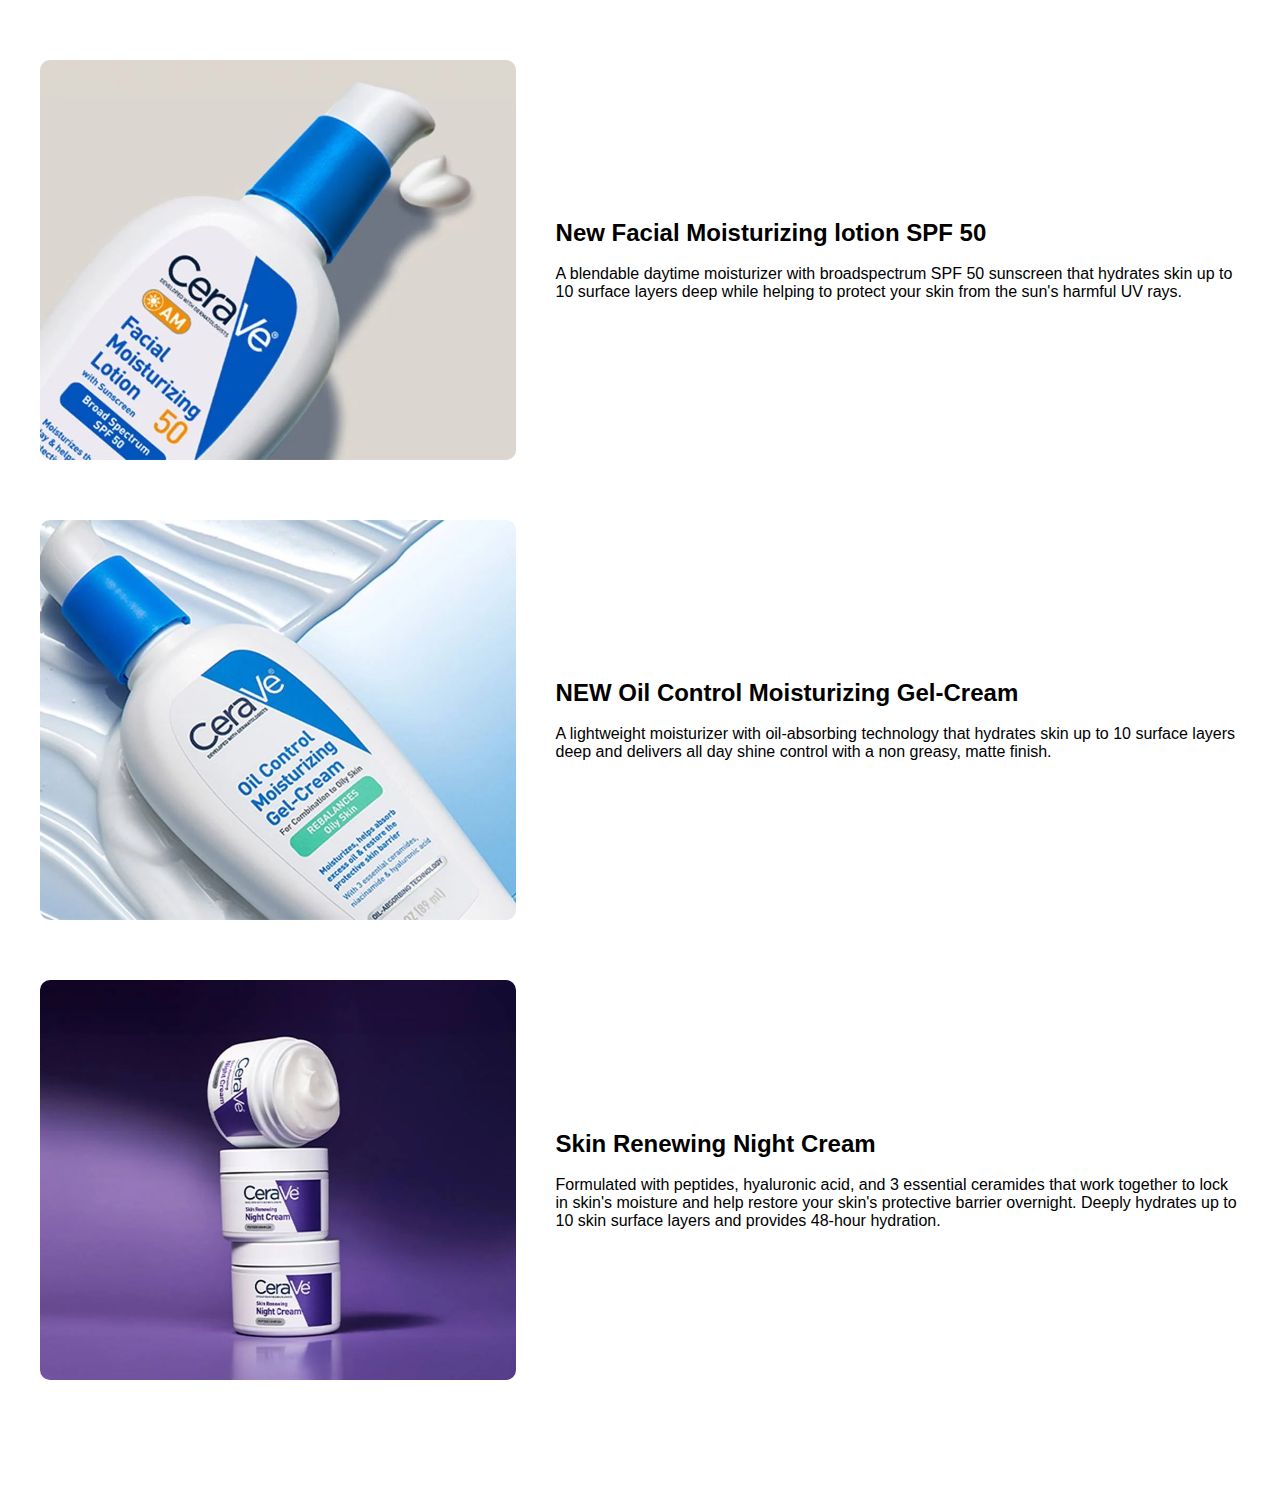
<file: product.html>
<!DOCTYPE html>
<html lang="en">
  <head>
    <meta charset="UTF-8" />
    <meta name="viewport" content="width=device-width, initial-scale=1.0" />
    <link rel="stylesheet" href="style.css" />
    <title>See-all-products</title>
  </head>
  <body>
    <section class="product-section">
      <div class="feature">
        <img src="./product-1.webp" alt="product-1" />

        <div class="product text">
          <h2>New Facial Moisturizing lotion SPF 50</h2>
          <br />
          <p>
            A blendable daytime moisturizer with broadspectrum SPF 50 sunscreen
            that hydrates skin up to 10 surface layers deep while helping to
            protect your skin from the sun's harmful UV rays.
          </p>
        </div>
      </div>

      <div class="feature">
        <img src="./product-2.webp" alt="product-2" />

        <div class="product text">
          <h2>NEW Oil Control Moisturizing Gel-Cream</h2>
          <br />
          <p>
            A lightweight moisturizer with oil-absorbing technology that
            hydrates skin up to 10 surface layers deep and delivers all day
            shine control with a non greasy, matte finish.
          </p>
        </div>
      </div>

      <div class="feature">
        <img src="./product-3.webp" alt="product-3" />

        <div class="product text">
          <h2>Skin Renewing Night Cream</h2>
          <br />
          <p>
            Formulated with peptides, hyaluronic acid, and 3 essential ceramides
            that work together to lock in skin's moisture and help restore your
            skin's protective barrier overnight. Deeply hydrates up to 10 skin
            surface layers and provides 48-hour hydration.
          </p>
        </div>
      </div>
    </section>
  </body>
</html>
</file>
<file: style.css>
* {
  margin: 0;
  padding: 0;
  text-decoration: none;
  box-sizing: border-box;
}
body {
  font-family: inter, "Segoe UI", Tahoma, Geneva, Verdana, sans-serif;
  overflow-x: hidden;
}

html {
  scroll-behavior: smooth;
}
main {
  max-width: 1280px;
  margin-inline: auto;
}

.stars {
  color: #1B3A2F;
  display: flex;
  justify-content: center;
  margin-top: 5px;
}
.hero-content {
  text-align: center;
  margin-top: 100px;

}
.navbar {
  padding: 0 1rem;
}
.nardiv {
  display: flex;
  justify-content: space-between;
  align-items: center;
}
.navbar .logo {
  font-size: 34px;
  font-weight: bold;
  color: #1B3A2F;
}

.nav-links {
  display: flex;
  gap: 30px;
}


.header i {
  display: none;
}

.nardiv ul li {
  list-style: none;
  display: inline;
  padding-right: 1rem;
}
.nardiv ul li a {
  color: #1B3A2F;
  font-size: 1.1rem;
  font-weight: 600;
}
button {
  padding: 10px;
  font-size: 16px;
  font-weight: 400;
  color: #fff;
  background-color: #1B3A2F ;
  border: none;
  outline: none;
  cursor: pointer;
    font-family: inter, "Segoe UI", Tahoma, Geneva, Verdana, sans-serif;
}
main h1 {
  font-size: 65px;
  text-align: center;
  margin-top: 5.5rem;
  margin-bottom: 1.5rem;
  color:  #1B3A2F;
}
main p {
  font-size: 1.5rem;
  text-align: center;
  /* padding: 0 20rem; */
  margin-bottom: 1.5rem;
}
main pre {
  font-family: inter, sans-serif;
  font-size: 1.5rem;
  text-align: center;
  /* padding: 0 20rem; */
  margin-bottom: 1.5rem;
}
.btn {
  display: flex;
  justify-content: center;
  gap: 20px;
}
.explore {
  font-size: 1.1rem;
  border: 2px solid  #1B3A2F;
  border-radius: 10px;
  color:  #1B3A2F;
  padding: 7px 28px;
  cursor: pointer;
  transition: 0.4s;
}
.explore:hover {
  color: #fff;
  background-color:  #1B3A2F;
  box-shadow: 3px 3px 3px lightgray;
}
.buy-now {
  text-align: center;
  font-size: 1.1rem;
  border: 2px solid  #1B3A2F;
  border-radius: 10px;
  color:  #1B3A2F;
  padding: 7px 28px;
  color: #fff;
  background-color:  #1B3A2F;
  cursor: pointer;
  transition: 0.4s;
}
.buy-now:hover {
  color:  #1B3A2F;
  background-color: #fff;
  box-shadow: 3px 3px 3px;
}

.products h2 {
  font-size: 1.5em;
  color:  #1B3A2F;
  text-align: center;
  margin-top: 30px;
}

.product-grid {
  display: grid;
  grid-template-columns: repeat(2, 1fr);
  gap: 20px;
  padding: 20px;
  max-width: 1200px;
  margin: 0 auto;
}

.product-card {
  text-align: center;
  overflow: hidden;
  padding: 10px;
}

.image-container {
  width: 100%;
  height: 250px;
  display: flex;
  justify-content: center;
  align-items: center;
  /* border: 2px solid #1B3A2F; */
  /* background-color: #1B3A2F; */
}

.product-card img {
  width: 100%;
  max-height: 80%;
  height: auto;
  object-fit: contain;
  display: block;
}

.product-card p {
  margin-top: 10px;
  font-size: 1em;
}

.button-container {
  text-align: center;
  padding: 20px;
}

.see-all-product {
  display: inline-block;
  padding: 10px 20px;
  text-decoration: none;
  color: white;
  background-color:  #1B3A2F;
  font-size: 1em;
  border-radius: 5px;
}

.testimonial {
  text-align: center;
  padding: 60px 20px;
}

.testimonial h2 {
  font-size: 1.5em;
  margin-bottom: 40px;
  color:  #1B3A2F;
}

.testimonial-grid {
  display: flex;
  justify-content: center;
  gap: 30px;
  flex-wrap: wrap;
}

.testimonial-card {
  padding: 20px;
  max-width: 300px;
  text-align: center;
  border-radius: 10px;
}

.testimonial-card img {
  width: 60px;
  height: 60px;
  border-radius: 50%;
  margin-bottom: 15px;
}

.testimonial-card p {
  font-size: 15px;
  margin-bottom: 10px;
  font-style: italic;
}

.testimonial-card span {
  font-weight: 500;
}

.footer {
  padding: 40px 20px;
  text-align: center;
}

.footer-content {
  display: flex;
  flex-direction: column;
  gap: 20px;
  align-items: center;
}

.footer-logo {
  font-weight: bold;
  font-size: 34px;
  color: #1B3A2F;
}

.footer-links {
  display: flex;
  gap: 25px;
  flex-wrap: wrap;
  list-style: none;
}

.footer-links li a {
  color: #1B3A2F;
  font-weight: 500;
}

.footer-socials a {
  color:  #1B3A2F;
  margin: 0 10px;
  font-size: 20px;
}

.footer-p {
  margin-top: 20px;
  font-size: 20px;
  color: #1B3A2F;
  text-align: center;
}

.product-section {
  padding: 60px 40px;
}

.feature {
  display: flex;
  align-items: center;
  justify-content: space-between;
  gap: 40px;
  margin-bottom: 60px;
}

.feature img {
  width: 60%;
  border-radius: 10px;
  object-fit: cover;
  height: 400px;
}

.product text {
  width: 50%;
}

.product text h2 {
  font-size: 24px;
  margin-bottom: 15px;
}

.product text p {
  line-height: 1.6;
  margin-bottom: 20px;
}
@media (max-width: 768px) {
  main {
    text-align: center;
    margin-inline: auto;
  }

  .navbar .logo {
    font-size: 25px;
    font-weight: bold;
  }

  .fa-solid {
    display: block;
  }

  /* .nardiv {
    display: none;
  } */
  .nardiv ul li {
    /* list-style: none;
    display: inline;
    padding-right: 1rem; */
    display: none;
  }
  main h1 {
    font-size: 35px;
    text-align: center;
    margin-top: 5.5rem;
    margin-bottom: 1.5rem;
  }
  main pre {
    font-family: inter, sans-serif;
    font-size: 12px;
    text-align: center;
    margin-bottom: 1.5rem;
  }
  .btn {
    display: flex;
    justify-content: center;
    gap: 20px;
  }
  .explore {
    font-size: 1.1rem;
    border: 2px solid #1B3A2F;
    border-radius: 10px;
    color: #1B3A2F;
    padding: 7px 28px;
    cursor: pointer;
    transition: 0.4s;
  }
  .explore:hover {
    color: #fff;
    background-color: #1B3A2F;
    box-shadow: 3px 3px 3px lightgray;
  }
  .products h2 {
    font-size: 1.5em;
    color: #1B3A2F;
    text-align: center;
    margin-top: 30px;
  }
  .product-grid {
    display: block;
    grid-template-columns: repeat(2, 1fr);
    gap: 20px;
    padding: 20px;
    max-width: 1200px;
    margin: 0 auto;
  }

  /* .navbar .logo {
    display: block;
  } */

  .fa-solid .fa-bars {
    display: block;
  }

  button {
    display: none;
  }
}
</file>
